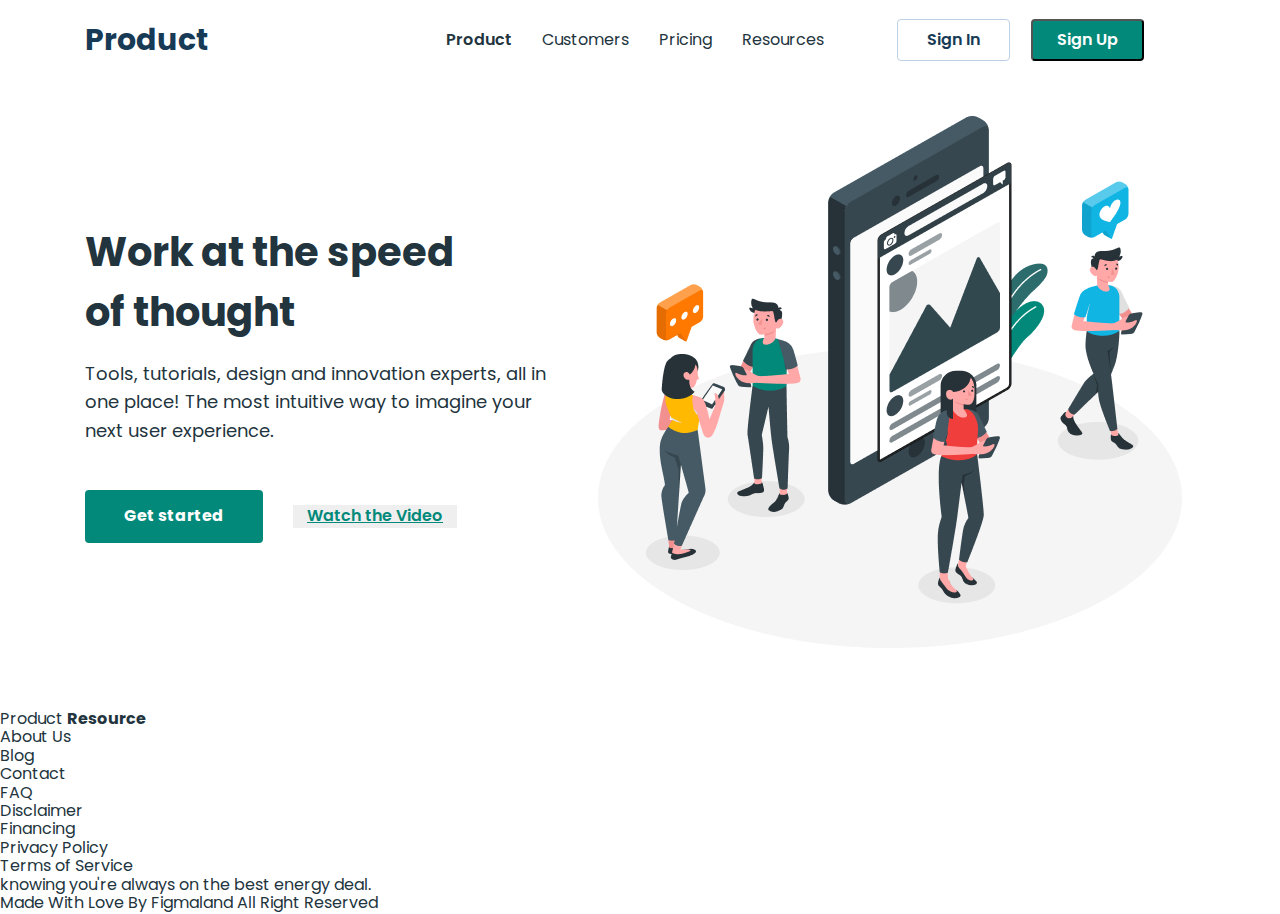
<file: index.html>
<!DOCTYPE html>
<html lang="en">
  <head>
    <meta charset="UTF-8" />
    <meta name="viewport" content="width=device-width, initial-scale=1.0" />
    <title>Business_Promotion</title>
    <link rel="preconnect" href="https://fonts.googleapis.com" />
    <link rel="preconnect" href="https://fonts.gstatic.com" crossorigin />
    <link
      href="https://fonts.googleapis.com/css2?family=Inter:ital,opsz,wght@0,14..32,500;1,14..32,500&family=Montserrat:ital,wght@0,100..900;1,100..900&family=Poppins:wght@400;500;600;700&display=swap"
      rel="stylesheet"
    />
    <link
      rel="stylesheet"
      href="https://cdn.jsdelivr.net/npm/modern-normalize@1.1.0/modern-normalize.min.css"
    />
    <link rel="stylesheet" href="./css/styles.css" />
  </head>
  <body>
    <header class="header">
      <div class="container">
        <nav class="nav">
          <a class="logo" href="./index.html">Product</a>
          <ul class="nav-list">
            <li><a class="nav-link curent" href="./index.html">Product</a></li>
            <li><a class="nav-link" href="./customers.html">Customers</a></li>
            <li><a class="nav-link" href="./pricing.html">Pricing</a></li>
            <li><a class="nav-link" href="#">Resources</a></li>
          </ul>
        </nav>
        <ul class="header-list-btn">
          <li>
            <button class="header-btn sign-in-btn" type="button">
              Sign In
            </button>
          </li>
          <li>
            <button class="header-btn sign-up-btn" type="button">
              Sign Up
            </button>
          </li>
        </ul>
      </div>
    </header>

    <main>
      <section class="hero">
        <div class="hero-container container">
          <div class="hero-wrap">
            <h1 class="hero-title">Work at the speed of thought</h1>
            <p class="hero-text">
              Tools, tutorials, design and innovation experts, all in one place!
              The most intuitive way to imagine your next user experience.
            </p>
            <ul class="hero-list-btn">
              <li>
                <button class="hero-btn start-btn" type="button">
                  Get started
                </button>
              </li>
              <li>
                <button class="hero-btn watch-btn" type="button">
                  Watch the Video
                </button>
              </li>
            </ul>
          </div>
          <img
            src="images/hero-img.png"
            alt="gadget and people"
            width="610"
            height="555"
          />
        </div>
      </section>
    </main>
    <footer>
      <a href="./index.html">Product</a>
      <strong>Resource</strong>
      <ul>
        <li><a href="">About Us</a></li>
        <li><a href="">Blog</a></li>
        <li><a href="">Contact</a></li>
        <li><a href="">FAQ</a></li>
      </ul>

      <ul>
        <li><a href="">Disclaimer</a></li>
        <li><a href="">Financing</a></li>
        <li><a href="">Privacy Policy</a></li>
        <li><a href="">Terms of Service</a></li>
      </ul>
      <p>knowing you're always on the best energy deal.</p>
      <p>Made With Love By Figmaland All Right Reserved</p>
    </footer>
  </body>
</html>
</file>
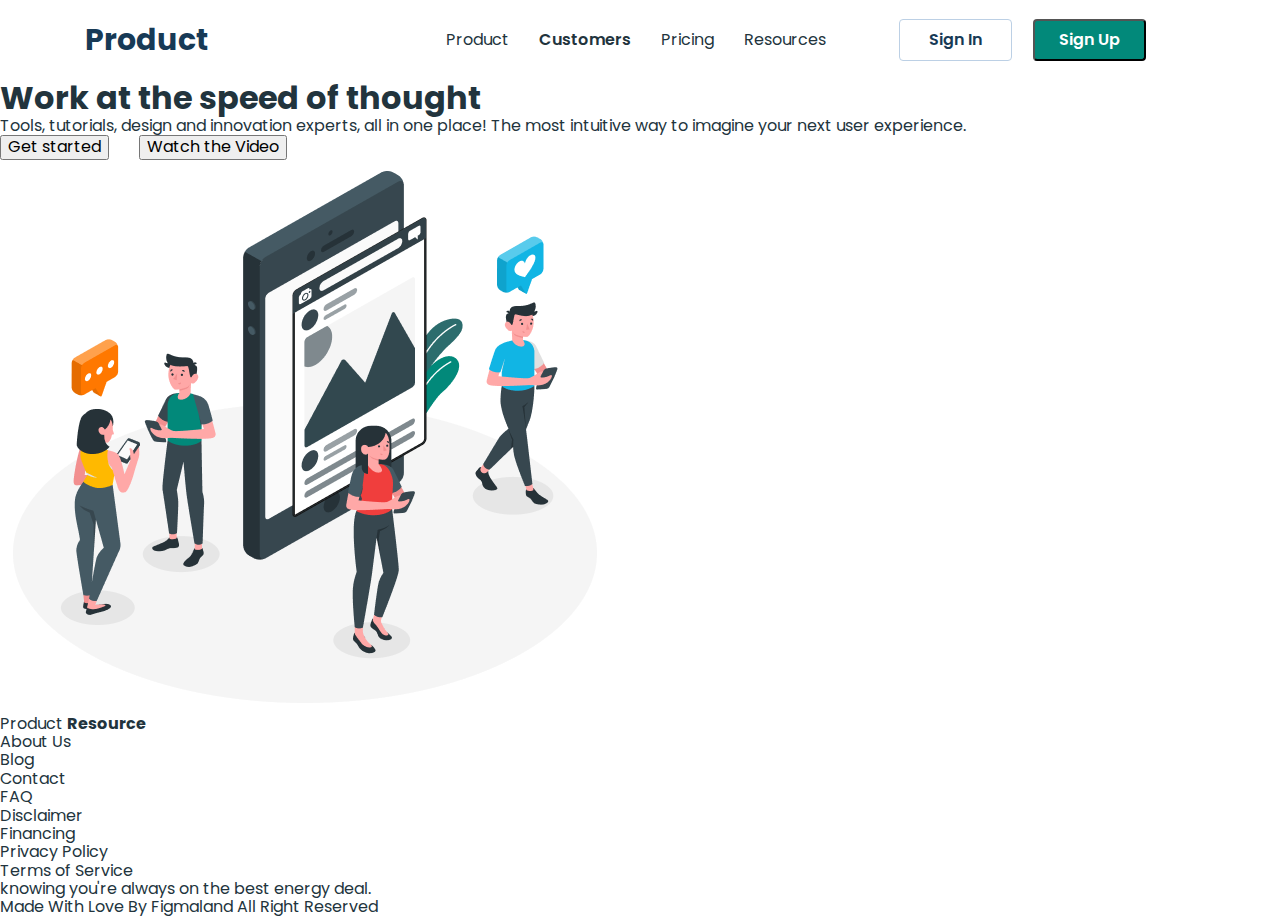
<file: costumer.html>
<!DOCTYPE html>
<html lang="en">
  <head>
    <meta charset="UTF-8" />
    <meta name="viewport" content="width=device-width, initial-scale=1.0" />
    <title>Business_Promotion</title>
    <link rel="preconnect" href="https://fonts.googleapis.com" />
    <link rel="preconnect" href="https://fonts.gstatic.com" crossorigin />
    <link
      href="https://fonts.googleapis.com/css2?family=Inter:ital,opsz,wght@0,14..32,500;1,14..32,500&family=Montserrat:ital,wght@0,100..900;1,100..900&family=Poppins:wght@400;500;600;700&display=swap"
      rel="stylesheet"
    />
    <link
      rel="stylesheet"
      href="https://cdn.jsdelivr.net/npm/modern-normalize@1.1.0/modern-normalize.min.css"
    />
    <link rel="stylesheet" href="./css/styles.css" />
  </head>
  <body>
    <header class="header">
      <div class="container">
        <nav class="nav">
          <a class="logo" href="./index.html">Product</a>
          <ul class="nav-list">
            <li><a class="nav-link" href="./index.html">Product</a></li>
            <li>
              <a class="nav-link curent" href="./customers.html">Customers</a>
            </li>
            <li><a class="nav-link" href="./pricing.html">Pricing</a></li>
            <li><a class="nav-link" href="#">Resources</a></li>
          </ul>
        </nav>
        <ul class="header-list-btn">
          <li>
            <button class="header-btn sign-in-btn" type="button">
              Sign In
            </button>
          </li>
          <li>
            <button class="header-btn sign-up-btn" type="button">
              Sign Up
            </button>
          </li>
        </ul>
      </div>
    </header>

    <main>
      <section>
        <h1>Work at the speed of thought</h1>
        <p>
          Tools, tutorials, design and innovation experts, all in one place! The
          most intuitive way to imagine your next user experience.
        </p>
        <ul class="nav-list">
          <li><button type="button">Get started</button></li>
          <li><button type="button">Watch the Video</button></li>
        </ul>
        <img
          src="images/hero-img.png"
          alt="gadget and people"
          width="610"
          height="555"
        />
      </section>
    </main>
    <footer>
      <a href="./index.html">Product</a>
      <strong>Resource</strong>
      <ul>
        <li><a href="">About Us</a></li>
        <li><a href="">Blog</a></li>
        <li><a href="">Contact</a></li>
        <li><a href="">FAQ</a></li>
      </ul>

      <ul>
        <li><a href="">Disclaimer</a></li>
        <li><a href="">Financing</a></li>
        <li><a href="">Privacy Policy</a></li>
        <li><a href="">Terms of Service</a></li>
      </ul>
      <p>knowing you're always on the best energy deal.</p>
      <p>Made With Love By Figmaland All Right Reserved</p>
    </footer>
  </body>
</html>
</file>
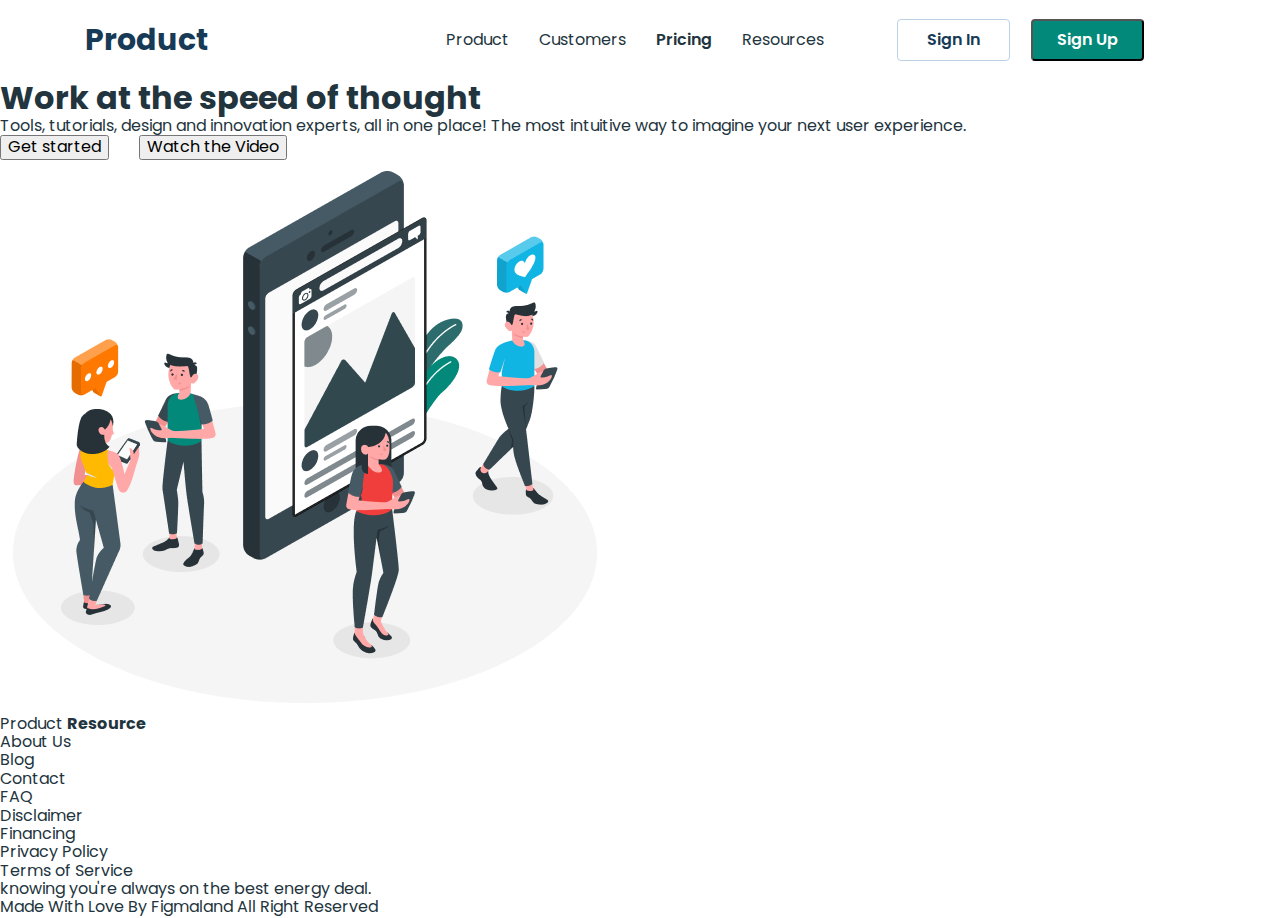
<file: pricing.html>
<!DOCTYPE html>
<html lang="en">
  <head>
    <meta charset="UTF-8" />
    <meta name="viewport" content="width=device-width, initial-scale=1.0" />
    <title>Business_Promotion</title>
    <link rel="preconnect" href="https://fonts.googleapis.com" />
    <link rel="preconnect" href="https://fonts.gstatic.com" crossorigin />
    <link
      href="https://fonts.googleapis.com/css2?family=Inter:ital,opsz,wght@0,14..32,500;1,14..32,500&family=Montserrat:ital,wght@0,100..900;1,100..900&family=Poppins:wght@400;500;600;700&display=swap"
      rel="stylesheet"
    />
    <link
      rel="stylesheet"
      href="https://cdn.jsdelivr.net/npm/modern-normalize@1.1.0/modern-normalize.min.css"
    />
    <link rel="stylesheet" href="./css/styles.css" />
  </head>
  <body>
    <header class="header">
      <div class="container">
        <nav class="nav">
          <a class="logo" href="./index.html">Product</a>
          <ul class="nav-list">
            <li><a class="nav-link" href="./index.html">Product</a></li>
            <li><a class="nav-link" href="./customers.html">Customers</a></li>
            <li>
              <a class="nav-link curent" href="./pricing.html">Pricing</a>
            </li>
            <li><a class="nav-link" href="#">Resources</a></li>
          </ul>
        </nav>
        <ul class="header-list-btn">
          <li>
            <button class="header-btn sign-in-btn" type="button">
              Sign In
            </button>
          </li>
          <li>
            <button class="header-btn sign-up-btn" type="button">
              Sign Up
            </button>
          </li>
        </ul>
      </div>
    </header>

    <main>
      <section>
        <h1>Work at the speed of thought</h1>
        <p>
          Tools, tutorials, design and innovation experts, all in one place! The
          most intuitive way to imagine your next user experience.
        </p>
        <ul class="nav-list">
          <li><button type="button">Get started</button></li>
          <li><button type="button">Watch the Video</button></li>
        </ul>
        <img
          src="images/hero-img.png"
          alt="gadget and people"
          width="610"
          height="555"
        />
      </section>
    </main>
    <footer>
      <a href="./index.html">Product</a>
      <strong>Resource</strong>
      <ul>
        <li><a href="">About Us</a></li>
        <li><a href="">Blog</a></li>
        <li><a href="">Contact</a></li>
        <li><a href="">FAQ</a></li>
      </ul>

      <ul>
        <li><a href="">Disclaimer</a></li>
        <li><a href="">Financing</a></li>
        <li><a href="">Privacy Policy</a></li>
        <li><a href="">Terms of Service</a></li>
      </ul>
      <p>knowing you're always on the best energy deal.</p>
      <p>Made With Love By Figmaland All Right Reserved</p>
    </footer>
  </body>
</html>
</file>
<file: css/styles.css>
body {
  font-family: 'poppins', sans-serif;
  color: #22343d;
  background-color: #fff;
}
a {
  text-decoration: none;
  color: inherit;
}
ul,
ol {
  list-style: none;
  padding: 0;
  margin: 0;
}
h1,
h2,
h3,
h4,
p {
  margin: 0;
}
button {
  cursor: pointer;
}
img {
  display: block;
}
.container {
  max-width: 1150px;
  padding: 0 20px;
  margin: 0 auto;
}
/* header */


.header .container {
  display: flex;
  align-items: center;
}
.nav {
  display: flex;
  margin-right: 73px;
}

.logo {
  font-weight: 700;
  font-size: 30px;
  line-height: 0.93333;
  color: #173a56;
  display: flex;
  margin-right: 237px;
  align-items: center;
}
.nav-list {
  display: flex;
  gap: 30px;
}
.nav-link {
  line-height: 1.75;
  padding: 26px 0;
  display: block;
}
.curent {
  font-weight: 600;
}
.header-list-btn {
  display: flex;
  gap: 21px;
}

.header-btn {
  border-radius: 4px;
  min-width: 113px;
  height: 42px;
  font-weight: 600;
}

.sign-in-btn {
  background-color: transparent;
  border: 1px solid #bcd0e5;
  color: #173a56;
}

.sign-up-btn {
  bottom: none;
  background: #02897a;
  color: #fff;
}
/* hero */
.hero {
  padding-top: 25px;
  padding-bottom: 50px;
}

.hero-container {
  display: flex;
  align-items: center;
  justify-content: space-between;
}

.hero-wrap {
  width: 465px;
}

.hero-title {
  font-weight: 700;
  font-size: 40px;
  line-height: 1.5;
  width: 400px;
  margin-bottom: 18px;
}

.hero-text {
  font-size: 18px;
  line-height: 1.56;
  margin-bottom: 45px;
}

.hero-list-btn {
  align-items: center;
  display: flex;
  gap: 30px;
}

.start-btn {
  border-radius: 4px;
  min-width: 178px;
  height: 53px;
  background: #02897a;
  border: none;
  font-weight: 700;
  font-size: 16px;
  color: #fff;
}

.watch-btn {
  border-color: transparent;
  border: none;
  min-width: 164px;
  height: 23px;
  font-weight: 600;
  font-size: 16px;
  text-decoration: underline;
  text-decoration-skip-ink: none;
  color: #02897a;
}
</file>
